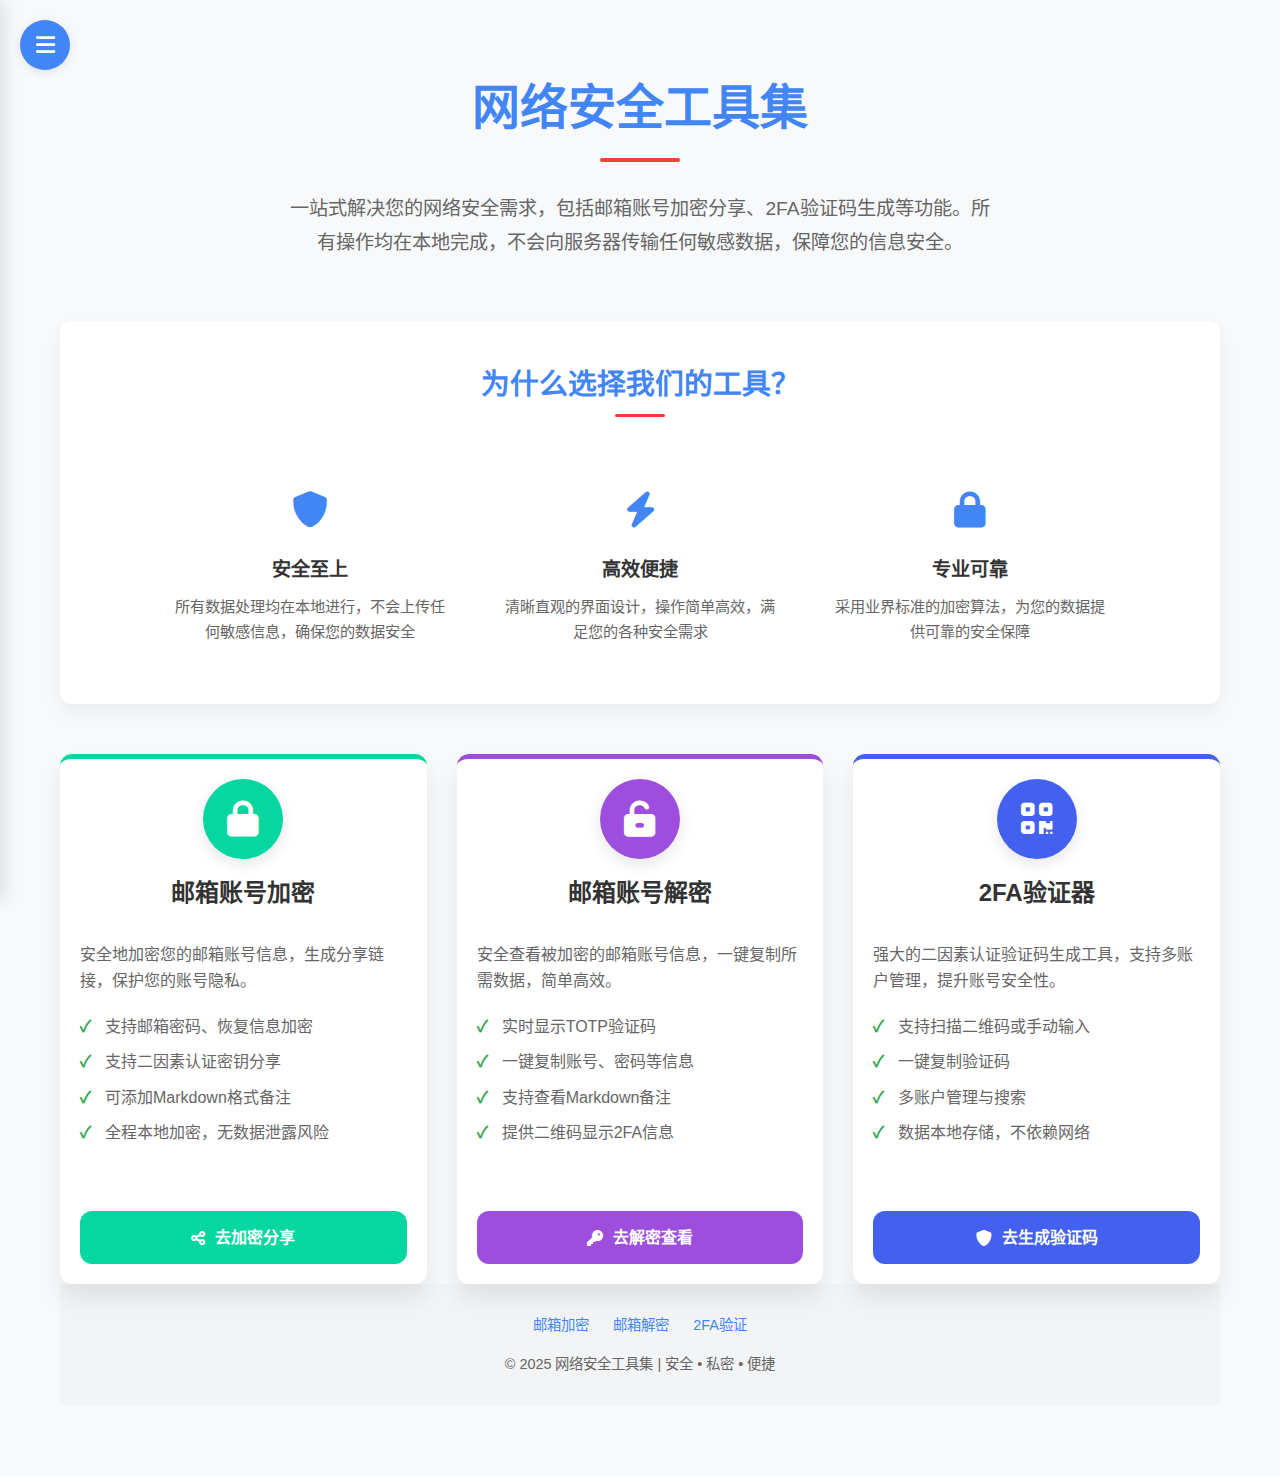
<file: index.html>
<!DOCTYPE html>
<html lang="zh-CN">
<head>
  <meta charset="UTF-8">
  <meta name="viewport" content="width=device-width, initial-scale=1.0">
  <title>网络安全工具集</title>
  <link rel="stylesheet" href="https://cdnjs.cloudflare.com/ajax/libs/font-awesome/6.0.0/css/all.min.css">
  <style>
    :root {
      --primary-color: #4285F4; /* Google蓝 */
      --primary-dark: #3367d6; /* 深蓝色，用于悬停状态 */
      --secondary-color: #34A853; /* Google绿 */
      --accent-color: #EA4335; /* Google红 */
      --warning-color: #FBBC05; /* Google黄 */
      --card-blue: #4361ee; /* 2FA蓝 */
      --card-green: #06d6a0; /* 加密绿 */
      --card-purple: #9d4edd; /* 解密紫 */
      --background-color: #f8f9fa;
      --card-bg: #ffffff;
      --text-color: #333333;
      --text-light: #666666;
      --border-radius: 12px;
      --shadow: 0 10px 20px rgba(0, 0, 0, 0.05);
      --card-shadow: 0 15px 25px rgba(0, 0, 0, 0.08);
      --transition: all 0.3s ease;
    }

    * {
      margin: 0;
      padding: 0;
      box-sizing: border-box;
      font-family: 'Segoe UI', 'PingFang SC', 'Microsoft YaHei', sans-serif;
    }

    body {
      background: var(--background-color);
      color: var(--text-color);
      line-height: 1.6;
      min-height: 100vh;
      display: flex;
      flex-direction: column;
    }

    .container {
      max-width: 1200px;
      margin: 50px auto;
      padding: 20px;
      width: 100%;
    }

    header {
      text-align: center;
      margin-bottom: 60px;
    }

    h1 {
      font-size: 3rem;
      font-weight: 700;
      color: var(--primary-color);
      margin-bottom: 15px;
      position: relative;
      display: inline-block;
    }

    h1::after {
      content: '';
      position: absolute;
      bottom: -15px;
      left: 50%;
      transform: translateX(-50%);
      width: 80px;
      height: 4px;
      background: var(--accent-color);
      border-radius: 2px;
    }

    .subtitle {
      color: var(--text-light);
      margin: 30px auto;
      font-size: 1.2rem;
      max-width: 700px;
      line-height: 1.8;
    }

    /* 工具卡片容器 */
    .tools-container {
      display: grid;
      grid-template-columns: repeat(auto-fit, minmax(300px, 1fr));
      gap: 30px;
      margin-top: 20px;
    }

    .tool-card {
      background: var(--card-bg);
      border-radius: var(--border-radius);
      box-shadow: var(--card-shadow);
      overflow: hidden;
      transition: var(--transition);
      position: relative;
      display: flex;
      flex-direction: column;
      height: 100%;
      border-top: 5px solid var(--primary-color);
    }

    .tool-card:hover {
      transform: translateY(-10px);
      box-shadow: 0 20px 30px rgba(0, 0, 0, 0.1);
    }

    .tool-card-encrypt {
      border-top-color: var(--card-green);
    }

    .tool-card-decrypt {
      border-top-color: var(--card-purple);
    }

    .tool-card-2fa {
      border-top-color: var(--card-blue);
    }

    .tool-card-header {
      padding: 20px;
      background: linear-gradient(135deg, rgba(255, 255, 255, 0.5), rgba(255, 255, 255, 0));
      text-align: center;
    }

    .tool-card-icon {
      width: 80px;
      height: 80px;
      margin: 0 auto 15px;
      background: var(--primary-color);
      color: white;
      border-radius: 50%;
      display: flex;
      align-items: center;
      justify-content: center;
      font-size: 36px;
      box-shadow: 0 5px 15px rgba(0, 0, 0, 0.1);
    }

    .tool-card-encrypt .tool-card-icon {
      background: var(--card-green);
    }

    .tool-card-decrypt .tool-card-icon {
      background: var(--card-purple);
    }

    .tool-card-2fa .tool-card-icon {
      background: var(--card-blue);
    }

    .tool-card-title {
      font-size: 1.5rem;
      font-weight: 700;
      color: var(--text-color);
      margin-bottom: 10px;
    }

    .tool-card-body {
      padding: 0 20px 20px;
      flex-grow: 1;
    }

    .tool-card-description {
      color: var(--text-light);
      margin-bottom: 20px;
      line-height: 1.6;
    }

    .feature-list {
      list-style-type: none;
      margin-top: 15px;
      margin-bottom: 25px;
    }

    .feature-list li {
      position: relative;
      padding-left: 25px;
      margin-bottom: 10px;
      color: var(--text-light);
    }

    .feature-list li:before {
      content: '✓';
      position: absolute;
      left: 0;
      color: var(--secondary-color);
      font-weight: bold;
    }

    .tool-card-footer {
      padding: 20px;
      text-align: center;
      margin-top: auto;
    }

    .btn {
      padding: 14px 25px;
      background: var(--primary-color);
      color: white;
      border: none;
      border-radius: var(--border-radius);
      cursor: pointer;
      font-size: 16px;
      font-weight: 600;
      transition: var(--transition);
      display: inline-flex;
      align-items: center;
      justify-content: center;
      gap: 10px;
      text-decoration: none;
      width: 100%;
    }

    .btn:hover {
      background: var(--primary-dark);
      transform: translateY(-2px);
    }

    .btn-encrypt {
      background: var(--card-green);
    }

    .btn-encrypt:hover {
      background: #05a57c;
    }

    .btn-decrypt {
      background: var(--card-purple);
    }

    .btn-decrypt:hover {
      background: #8a29cc;
    }

    .btn-2fa {
      background: var(--card-blue);
    }

    .btn-2fa:hover {
      background: #2541e0;
    }

    /* 介绍部分 */
    .intro-section {
      background: var(--card-bg);
      padding: 40px 30px;
      border-radius: var(--border-radius);
      box-shadow: var(--shadow);
      margin-bottom: 50px;
      text-align: center;
    }

    .intro-title {
      font-size: 1.8rem;
      color: var(--primary-color);
      margin-bottom: 25px;
      position: relative;
      display: inline-block;
    }

    .intro-title::after {
      content: '';
      position: absolute;
      bottom: -10px;
      left: 50%;
      transform: translateX(-50%);
      width: 50px;
      height: 3px;
      background: var(--accent-color);
      border-radius: 2px;
    }

    .intro-features {
      display: flex;
      flex-wrap: wrap;
      justify-content: center;
      gap: 30px;
      margin-top: 30px;
    }

    .feature-item {
      flex: 1;
      min-width: 220px;
      max-width: 300px;
      text-align: center;
      padding: 20px 15px;
    }

    .feature-icon {
      font-size: 36px;
      color: var(--primary-color);
      margin-bottom: 15px;
    }

    .feature-title {
      font-size: 1.2rem;
      font-weight: 600;
      margin-bottom: 10px;
    }

    .feature-description {
      color: var(--text-light);
      font-size: 0.95rem;
      line-height: 1.6;
    }

    footer {
      text-align: center;
      margin-top: auto;
      padding: 30px 20px;
      color: var(--text-light);
      background-color: rgba(0, 0, 0, 0.02);
      font-size: 0.9rem;
    }

    .footer-links {
      margin-bottom: 15px;
    }

    .footer-links a {
      color: var(--primary-color);
      text-decoration: none;
      margin: 0 10px;
      transition: var(--transition);
    }

    .footer-links a:hover {
      color: var(--accent-color);
      text-decoration: underline;
    }

    /* 响应式调整 */
    @media (max-width: 768px) {
      .container {
        padding: 15px;
        margin: 20px auto;
      }

      h1 {
        font-size: 2.2rem;
      }

      .tools-container {
        grid-template-columns: 1fr;
      }

      .intro-features {
        flex-direction: column;
        align-items: center;
      }

      .feature-item {
        max-width: 100%;
      }
    }

    /* 暗色模式 */
    @media (prefers-color-scheme: dark) {
      :root {
        --background-color: #121212;
        --card-bg: #1e1e1e;
        --text-color: #e0e0e0;
        --text-light: #a0a0a0;
        --shadow: 0 10px 20px rgba(0, 0, 0, 0.2);
        --card-shadow: 0 15px 25px rgba(0, 0, 0, 0.15);
      }
    }
    
    /* 侧边菜单样式 */
    .sidebar {
      position: fixed;
      top: 0;
      left: 0;
      height: 100%;
      width: 300px;
      background: var(--primary-color);
      color: white;
      padding: 30px 20px;
      transform: translateX(-100%);
      transition: transform 0.4s cubic-bezier(0.4, 0, 0.2, 1);
      overflow-y: auto;
      z-index: 1000;
      box-shadow: 5px 0 15px rgba(0,0,0,0.1);
    }

    .sidebar.open {
      transform: translateX(0);
    }

    .sidebar-toggle {
      position: fixed;
      top: 20px;
      left: 20px;
      background: var(--primary-color);
      color: white;
      border: none;
      border-radius: 50%;
      width: 50px;
      height: 50px;
      font-size: 22px;
      cursor: pointer;
      z-index: 1001;
      box-shadow: 0 2px 10px rgba(0,0,0,0.1);
      display: flex;
      align-items: center;
      justify-content: center;
      transition: var(--transition);
    }

    .sidebar-toggle:hover {
      background: var(--primary-dark);
      transform: rotate(90deg);
    }
    
    .sidebar-header {
      margin-bottom: 20px;
      padding-bottom: 15px;
      border-bottom: 1px solid rgba(255,255,255,0.2);
    }
    
    .sidebar-title {
      font-size: 24px;
      margin-bottom: 10px;
    }
    
    .sidebar-search {
      position: relative;
      margin-bottom: 20px;
    }
    
    .sidebar-search input {
      width: 100%;
      padding: 10px 15px 10px 40px;
      background: rgba(255,255,255,0.1);
      border: 1px solid rgba(255,255,255,0.2);
      border-radius: var(--border-radius);
      color: white;
      font-size: 16px;
    }
    
    .sidebar-search input::placeholder {
      color: rgba(255,255,255,0.6);
    }
    
    .sidebar-search i {
      position: absolute;
      left: 15px;
      top: 50%;
      transform: translateY(-50%);
      color: rgba(255,255,255,0.6);
    }
    
    /* 标签页相关样式 */
    .tabs-container {
      position: fixed;
      top: 0;
      left: 0;
      right: 0;
      bottom: 0;
      margin: 0;
      padding-top: 10px;
      display: none; /* 初始隐藏，有标签时显示 */
      width: 100% !important;
      box-sizing: border-box;
      overflow: hidden; /* 防止溢出 */
      transition: left 0.4s cubic-bezier(0.4, 0, 0.2, 1); /* 添加过渡效果 */
      z-index: 900; /* 比侧边栏低 */
      background-color: var(--background-color);
    }
    
    .tabs-header {
      display: flex;
      border-bottom: 1px solid #e0e0e0;
      overflow-x: auto;
      scrollbar-width: thin;
      position: relative;
      padding-bottom: 1px;
    }
    
    .tabs-header::-webkit-scrollbar {
      height: 6px;
    }
    
    .tabs-header::-webkit-scrollbar-thumb {
      background-color: var(--primary-color);
      border-radius: 10px;
    }
    
    .tab-item {
      padding: 12px 20px;
      white-space: nowrap;
      cursor: pointer;
      background: transparent;
      position: relative;
      transition: var(--transition);
      user-select: none;
      display: flex;
      align-items: center;
      gap: 8px;
      color: var(--text-light);
      border-bottom: 3px solid transparent;
      max-width: 250px;
    }
    
    .tab-item.active {
      color: var(--primary-color);
      border-bottom-color: var(--primary-color);
      font-weight: 600;
    }
    
    .tab-item:hover:not(.active) {
      background-color: rgba(0, 0, 0, 0.02);
    }
    
    .tab-close {
      margin-left: 8px;
      width: 18px;
      height: 18px;
      border-radius: 50%;
      display: inline-flex;
      align-items: center;
      justify-content: center;
      font-size: 12px;
      opacity: 0.6;
      transition: var(--transition);
    }
    
    .tab-close:hover {
      background-color: rgba(0, 0, 0, 0.1);
      opacity: 1;
    }
    
    .tab-icon {
      font-size: 16px;
    }
    
    .tab-title {
      overflow: hidden;
      text-overflow: ellipsis;
      max-width: 180px;
    }
    
    .tabs-content {
      margin-top: 20px;
      width: 100% !important;
      padding: 0 !important; /* 移除可能的内边距 */
      box-sizing: border-box;
    }
    
    .tab-panel {
      display: none;
      height: calc(100vh - 280px);
      min-height: 500px;
      width: 100% !important;
      padding: 0 !important; /* 移除内边距 */
      margin: 0 !important; /* 移除外边距 */
      box-sizing: border-box;
      overflow: auto; /* 允许内容溢出时显示滚动条 */
      position: relative; /* 为iframe提供定位上下文 */
    }
    
    .tab-panel.active {
      display: block;
      width: 100% !important;
      max-width: 100% !important; /* 确保不超过容器宽度 */
    }
    
    .tab-panel iframe {
      width: 100% !important;
      height: 100%;
      border: none !important;
      margin: 0 !important; /* 移除可能的边距 */
      padding: 0 !important; /* 移除可能的内边距 */
      display: block !important; /* 确保iframe是块级元素 */
      box-sizing: border-box;
      border-radius: 0 !important; /* 移除边框圆角 */
      box-shadow: none !important; /* 移除阴影 */
      position: relative !important; /* 使用相对定位 */
      overflow: auto !important; /* 允许iframe内容滚动 */
    }
    
    .home-panel {
      display: block;
      width: 100%;
    }
    
    /* 工具容器在有标签页时样式调整 */
    .has-tabs .home-content {
      display: none;
    }
    
    .has-tabs .tabs-container {
      display: block;
      width: 100%;
    }
    
    /* 标签内容容器宽度调整 */
    .container.has-tabs {
      width: 100% !important;
      max-width: 100% !important;
      padding: 0 !important; /* 移除内边距确保内容填满 */
      margin: 0 !important;
    }
    
    /* 修复iframe容器 */
    .tab-panel {
      position: relative !important;
    }
    
    .category {
      margin-bottom: 25px;
    }
    
    .category-title {
      font-size: 18px;
      font-weight: 600;
      margin-bottom: 15px;
      display: flex;
      align-items: center;
      gap: 8px;
    }
    
    /* 返回首页按钮 */
    .home-button {
      margin-bottom: 20px;
      padding: 10px 15px;
      background: rgba(255,255,255,0.1);
      color: white;
      border: none;
      border-radius: var(--border-radius);
      cursor: pointer;
      display: flex;
      align-items: center;
      gap: 8px;
      width: 100%;
      transition: var(--transition);
      font-weight: 600;
    }
    
    .home-button:hover {
      background: rgba(255,255,255,0.2);
    }
    
    .tool-list {
      list-style: none;
    }
    
    .tool-item {
      padding: 10px 10px 10px 20px;
      margin-bottom: 5px;
      border-radius: var(--border-radius);
      transition: var(--transition);
      position: relative;
    }
    
    .tool-item:before {
      content: '';
      position: absolute;
      left: 0;
      top: 50%;
      transform: translateY(-50%);
      width: 4px;
      height: 0;
      background: white;
      border-radius: 2px;
      transition: height 0.3s;
    }
    
    .tool-item:hover {
      background: rgba(255,255,255,0.1);
    }
    
    .tool-item:hover:before {
      height: 60%;
    }
    
    .tool-item a {
      color: white;
      text-decoration: none;
      display: flex;
      align-items: center;
      gap: 10px;
    }
    
    .tool-item i {
      min-width: 20px;
      text-align: center;
    }
    
    .tool-item-hidden {
      display: none;
    }
    
    /* 给容器添加左侧边距，避免被侧边栏覆盖 */
    @media (min-width: 769px) {
      .container {
        transition: margin-left 0.4s cubic-bezier(0.4, 0, 0.2, 1);
      }
      
      .container.sidebar-open {
        margin-left: 300px;
      }
      
      /* 标签页容器与侧边栏配合 */
      .container.sidebar-open .tabs-container {
        margin-left: 0px; /* 因为container已经有了margin，这里不需要再加 */
      }
      
      /* 当侧边栏关闭时，确保标签回到原位 */
      .container .tabs-container {
        margin-left: 0;
      }
    }
  </style>
</head>
<body>
  <!-- 侧边菜单 -->
  <button class="sidebar-toggle" id="sidebarToggle">
    <i class="fas fa-bars"></i>
  </button>
  
  <div class="sidebar" id="sidebar">
    <div class="sidebar-header">
      <div class="sidebar-title">工具导航</div>
      <div class="sidebar-search">
        <i class="fas fa-search"></i>
        <input type="text" id="toolSearch" placeholder="搜索工具..." oninput="filterTools()">
      </div>
    </div>
    
    <button class="home-button" id="homeButton">
      <i class="fas fa-home"></i> 返回首页
    </button>
    
    <div class="category">
      <div class="category-title">
        <i class="fas fa-lock"></i> 加密工具
      </div>
      <ul class="tool-list">
        <li class="tool-item" data-name="邮箱账号加密 加密 分享" data-url="email-share/encrypt.html" data-icon="share-alt">
          <a href="javascript:void(0);">
            <i class="fas fa-share-alt"></i> 邮箱账号加密
          </a>
        </li>
        <!-- 可添加更多加密工具 -->
      </ul>
    </div>
    
    <div class="category">
      <div class="category-title">
        <i class="fas fa-unlock-alt"></i> 解密工具
      </div>
      <ul class="tool-list">
        <li class="tool-item" data-name="邮箱账号解密 解密 查看" data-url="email-share/decrypt.html" data-icon="key">
          <a href="javascript:void(0);">
            <i class="fas fa-key"></i> 邮箱账号解密
          </a>
        </li>
        <!-- 可添加更多解密工具 -->
      </ul>
    </div>
    
    <div class="category">
      <div class="category-title">
        <i class="fas fa-shield-alt"></i> 验证工具
      </div>
      <ul class="tool-list">
        <li class="tool-item" data-name="2FA 二因素认证 验证码 TOTP" data-url="2fa.html" data-icon="qrcode">
          <a href="javascript:void(0);">
            <i class="fas fa-qrcode"></i> 2FA验证器
          </a>
        </li>
        <!-- 可添加更多验证工具 -->
      </ul>
    </div>
  </div>
  <div class="container" id="mainContainer">
    <!-- 标签页容器 -->
    <div class="tabs-container" id="tabsContainer">
      <div class="tabs-header" id="tabsHeader">
        <!-- 标签页标题区域 - 由JS动态生成 -->
      </div>
      <div class="tabs-content" id="tabsContent">
        <!-- 标签页内容区域 - 由JS动态生成 -->
      </div>
    </div>
    
    <!-- 首页内容 -->
    <div class="home-content" id="homeContent">
    <header id="homeHeader">
      <h1>网络安全工具集</h1>
      <p class="subtitle">一站式解决您的网络安全需求，包括邮箱账号加密分享、2FA验证码生成等功能。所有操作均在本地完成，不会向服务器传输任何敏感数据，保障您的信息安全。</p>
    </header>

    <div class="intro-section">
      <h2 class="intro-title">为什么选择我们的工具？</h2>
      <div class="intro-features">
        <div class="feature-item">
          <div class="feature-icon">
            <i class="fas fa-shield-alt"></i>
          </div>
          <h3 class="feature-title">安全至上</h3>
          <p class="feature-description">所有数据处理均在本地进行，不会上传任何敏感信息，确保您的数据安全</p>
        </div>
        <div class="feature-item">
          <div class="feature-icon">
            <i class="fas fa-bolt"></i>
          </div>
          <h3 class="feature-title">高效便捷</h3>
          <p class="feature-description">清晰直观的界面设计，操作简单高效，满足您的各种安全需求</p>
        </div>
        <div class="feature-item">
          <div class="feature-icon">
            <i class="fas fa-lock"></i>
          </div>
          <h3 class="feature-title">专业可靠</h3>
          <p class="feature-description">采用业界标准的加密算法，为您的数据提供可靠的安全保障</p>
        </div>
      </div>
    </div>

    <div class="tools-container">
      <!-- 邮箱账号加密工具卡片 -->
      <div class="tool-card tool-card-encrypt">
        <div class="tool-card-header">
          <div class="tool-card-icon">
            <i class="fas fa-lock"></i>
          </div>
          <h2 class="tool-card-title">邮箱账号加密</h2>
        </div>
        <div class="tool-card-body">
          <p class="tool-card-description">安全地加密您的邮箱账号信息，生成分享链接，保护您的账号隐私。</p>
          <ul class="feature-list">
            <li>支持邮箱密码、恢复信息加密</li>
            <li>支持二因素认证密钥分享</li>
            <li>可添加Markdown格式备注</li>
            <li>全程本地加密，无数据泄露风险</li>
          </ul>
        </div>
        <div class="tool-card-footer">
          <a href="email-share/encrypt.html" class="btn btn-encrypt">
            <i class="fas fa-share-alt"></i> 去加密分享
          </a>
        </div>
      </div>

      <!-- 邮箱账号解密工具卡片 -->
      <div class="tool-card tool-card-decrypt">
        <div class="tool-card-header">
          <div class="tool-card-icon">
            <i class="fas fa-unlock-alt"></i>
          </div>
          <h2 class="tool-card-title">邮箱账号解密</h2>
        </div>
        <div class="tool-card-body">
          <p class="tool-card-description">安全查看被加密的邮箱账号信息，一键复制所需数据，简单高效。</p>
          <ul class="feature-list">
            <li>实时显示TOTP验证码</li>
            <li>一键复制账号、密码等信息</li>
            <li>支持查看Markdown备注</li>
            <li>提供二维码显示2FA信息</li>
          </ul>
        </div>
        <div class="tool-card-footer">
          <a href="email-share/decrypt.html" class="btn btn-decrypt">
            <i class="fas fa-key"></i> 去解密查看
          </a>
        </div>
      </div>

      <!-- 2FA验证器工具卡片 -->
      <div class="tool-card tool-card-2fa">
        <div class="tool-card-header">
          <div class="tool-card-icon">
            <i class="fas fa-qrcode"></i>
          </div>
          <h2 class="tool-card-title">2FA验证器</h2>
        </div>
        <div class="tool-card-body">
          <p class="tool-card-description">强大的二因素认证验证码生成工具，支持多账户管理，提升账号安全性。</p>
          <ul class="feature-list">
            <li>支持扫描二维码或手动输入</li>
            <li>一键复制验证码</li>
            <li>多账户管理与搜索</li>
            <li>数据本地存储，不依赖网络</li>
          </ul>
        </div>
        <div class="tool-card-footer">
          <a href="2fa.html" class="btn btn-2fa">
            <i class="fas fa-shield-alt"></i> 去生成验证码
          </a>
        </div>
      </div>
    </div>
  </div>

  <footer>
    <div class="footer-links">
      <a href="email-share/encrypt.html">邮箱加密</a>
      <a href="email-share/decrypt.html">邮箱解密</a>
      <a href="2fa.html">2FA验证</a>
    </div>
    <p>&copy; 2025 网络安全工具集 | 安全 • 私密 • 便捷</p>
  </footer>
  
  <script>
    // 全局变量
    const mainContainer = document.getElementById('mainContainer');
    const sidebar = document.getElementById('sidebar');
    const sidebarToggle = document.getElementById('sidebarToggle');
    const homeContent = document.getElementById('homeContent');
    const tabsContainer = document.getElementById('tabsContainer');
    const tabsHeader = document.getElementById('tabsHeader');
    const tabsContent = document.getElementById('tabsContent');
    const homeButton = document.getElementById('homeButton');
    
    // 追踪打开的标签页
    let tabCounter = 0;
    let activeTabs = [];
    let currentActiveTab = null;
    
    // 初始化
    function init() {
      // 侧边栏切换
      sidebarToggle.addEventListener('click', () => {
        const isOpen = sidebar.classList.contains('open');
        sidebar.classList.toggle('open');
        mainContainer.classList.toggle('sidebar-open');
        sidebarToggle.classList.toggle('active');
        
        // 如果有标签页打开，直接调整标签容器位置
        if (mainContainer.classList.contains('has-tabs')) {
          if (sidebar.classList.contains('open')) {
            // 侧边栏打开，将标签容器向右移动
            tabsContainer.style.left = '300px';
          } else {
            // 侧边栏关闭，标签容器恢复原位
            tabsContainer.style.left = '0';
          }
        }
      });
      
      // 返回首页按钮点击事件
      homeButton.addEventListener('click', showHome);
      
      // 设置工具项点击事件
      document.querySelectorAll('.tool-item').forEach(item => {
        item.addEventListener('click', (e) => {
          e.preventDefault();
          const url = item.getAttribute('data-url');
          const title = item.querySelector('a').innerText.trim();
          const icon = item.getAttribute('data-icon') || 'link';
          openToolInTab(url, title, icon);
          
          // 如果在移动设备上，点击后关闭侧边栏
          if (window.innerWidth < 768) {
            sidebar.classList.remove('open');
            mainContainer.classList.remove('sidebar-open');
          }
        });
      });
    }
    
    // 显示首页内容
    function showHome() {
      homeContent.style.display = 'block';
      tabsContainer.style.display = 'none';
      mainContainer.classList.remove('has-tabs');
      currentActiveTab = null;
      
      // 关闭侧边栏（在移动设备上）
      if (window.innerWidth < 768) {
        sidebar.classList.remove('open');
        mainContainer.classList.remove('sidebar-open');
      }
    }
    
    // 在标签页中打开工具
    function openToolInTab(url, title, iconName) {
      // 检查是否已存在相同URL的标签
      const existingTabIndex = activeTabs.findIndex(tab => tab.url === url);
      
      if (existingTabIndex !== -1) {
        // 如果标签已存在，激活它
        activateTab(existingTabIndex);
      } else {
        // 创建新标签
        const tabId = `tab-${tabCounter++}`;
        const tabData = { id: tabId, url, title, iconName };
        
        // 添加标签头
        const tabHeader = document.createElement('div');
        tabHeader.className = 'tab-item';
        tabHeader.setAttribute('data-tab-id', tabId);
        tabHeader.innerHTML = `
          <span class="tab-icon"><i class="fas fa-${iconName}"></i></span>
          <span class="tab-title">${title}</span>
          <span class="tab-close"><i class="fas fa-times"></i></span>
        `;
        tabsHeader.appendChild(tabHeader);
        
        // 添加标签内容
        const tabPanel = document.createElement('div');
        tabPanel.className = 'tab-panel';
        tabPanel.id = tabId;
        tabPanel.innerHTML = `<iframe src="${url}" loading="lazy"></iframe>`;
        tabsContent.appendChild(tabPanel);
        
        // 存储标签数据
        activeTabs.push(tabData);
        
        // 绑定事件
        tabHeader.addEventListener('click', (e) => {
          if (e.target.closest('.tab-close')) {
            // 点击了关闭按钮
            e.stopPropagation();
            closeTab(activeTabs.findIndex(tab => tab.id === tabId));
          } else {
            // 点击了标签项
            activateTab(activeTabs.findIndex(tab => tab.id === tabId));
          }
        });
        
        // 激活新标签
        activateTab(activeTabs.length - 1);
      }
      
      // 显示标签容器，隐藏首页内容
      homeContent.style.display = 'none';
      tabsContainer.style.display = 'block';
      mainContainer.classList.add('has-tabs');
      
      // 根据侧边栏状态调整标签容器位置
      if (sidebar.classList.contains('open')) {
        tabsContainer.style.left = '300px';
      } else {
        tabsContainer.style.left = '0';
      }
      
      // 在移动设备上，打开标签页时自动关闭侧边栏以避免遮挡
      if (window.innerWidth < 768 && sidebar.classList.contains('open')) {
        sidebar.classList.remove('open');
        mainContainer.classList.remove('sidebar-open');
        sidebarToggle.classList.remove('active');
        tabsContainer.style.left = '0';
      }
    }
    
    // 激活特定标签
    function activateTab(index) {
      if (index < 0 || index >= activeTabs.length) return;
      
      // 清除所有活动标签样式
      document.querySelectorAll('.tab-item').forEach(tab => {
        tab.classList.remove('active');
      });
      document.querySelectorAll('.tab-panel').forEach(panel => {
        panel.classList.remove('active');
      });
      
      // 设置活动标签
      const tabData = activeTabs[index];
      const tabHeader = document.querySelector(`.tab-item[data-tab-id="${tabData.id}"]`);
      const tabPanel = document.getElementById(tabData.id);
      
      tabHeader.classList.add('active');
      tabPanel.classList.add('active');
      currentActiveTab = index;
      
      // 确保标签头在可视区域内
      tabHeader.scrollIntoView({ behavior: 'smooth', block: 'nearest', inline: 'nearest' });
    }
    
    // 关闭标签
    function closeTab(index) {
      if (index < 0 || index >= activeTabs.length) return;
      
      const tabData = activeTabs[index];
      const tabHeader = document.querySelector(`.tab-item[data-tab-id="${tabData.id}"]`);
      const tabPanel = document.getElementById(tabData.id);
      
      // 移除DOM元素
      tabHeader.remove();
      tabPanel.remove();
      
      // 从活动标签列表中移除
      activeTabs.splice(index, 1);
      
      // 如果没有标签了，显示首页
      if (activeTabs.length === 0) {
        showHome();
        return;
      }
      
      // 如果关闭的是当前活动标签，激活最近的标签
      if (currentActiveTab === index) {
        const newIndex = index < activeTabs.length ? index : activeTabs.length - 1;
        activateTab(newIndex);
      } else if (currentActiveTab > index) {
        // 调整当前标签索引
        currentActiveTab--;
      }
    }
    
    // 工具搜索过滤功能
    function filterTools() {
      const searchInput = document.getElementById('toolSearch');
      const filter = searchInput.value.toLowerCase();
      const toolItems = document.querySelectorAll('.tool-item');
      
      let hasResults = false;
      
      toolItems.forEach(item => {
        const text = item.getAttribute('data-name').toLowerCase();
        if (text.includes(filter)) {
          item.classList.remove('tool-item-hidden');
          hasResults = true;
        } else {
          item.classList.add('tool-item-hidden');
        }
      });
      
      // 显示或隐藏类别标题
      document.querySelectorAll('.category').forEach(category => {
        const visibleItems = category.querySelectorAll('.tool-item:not(.tool-item-hidden)');
        if (visibleItems.length > 0) {
          category.style.display = 'block';
        } else {
          category.style.display = 'none';
        }
      });
    }
    
    // 点击页面其他区域关闭侧边栏
    document.addEventListener('click', (event) => {
      if (!sidebar.contains(event.target) && 
          event.target !== sidebarToggle && 
          !sidebarToggle.contains(event.target) && 
          sidebar.classList.contains('open')) {
        sidebar.classList.remove('open');
        mainContainer.classList.remove('sidebar-open');
      }
    });
    
    // 初始化应用
    document.addEventListener('DOMContentLoaded', init);
  </script>
</body>
</html>
</file>
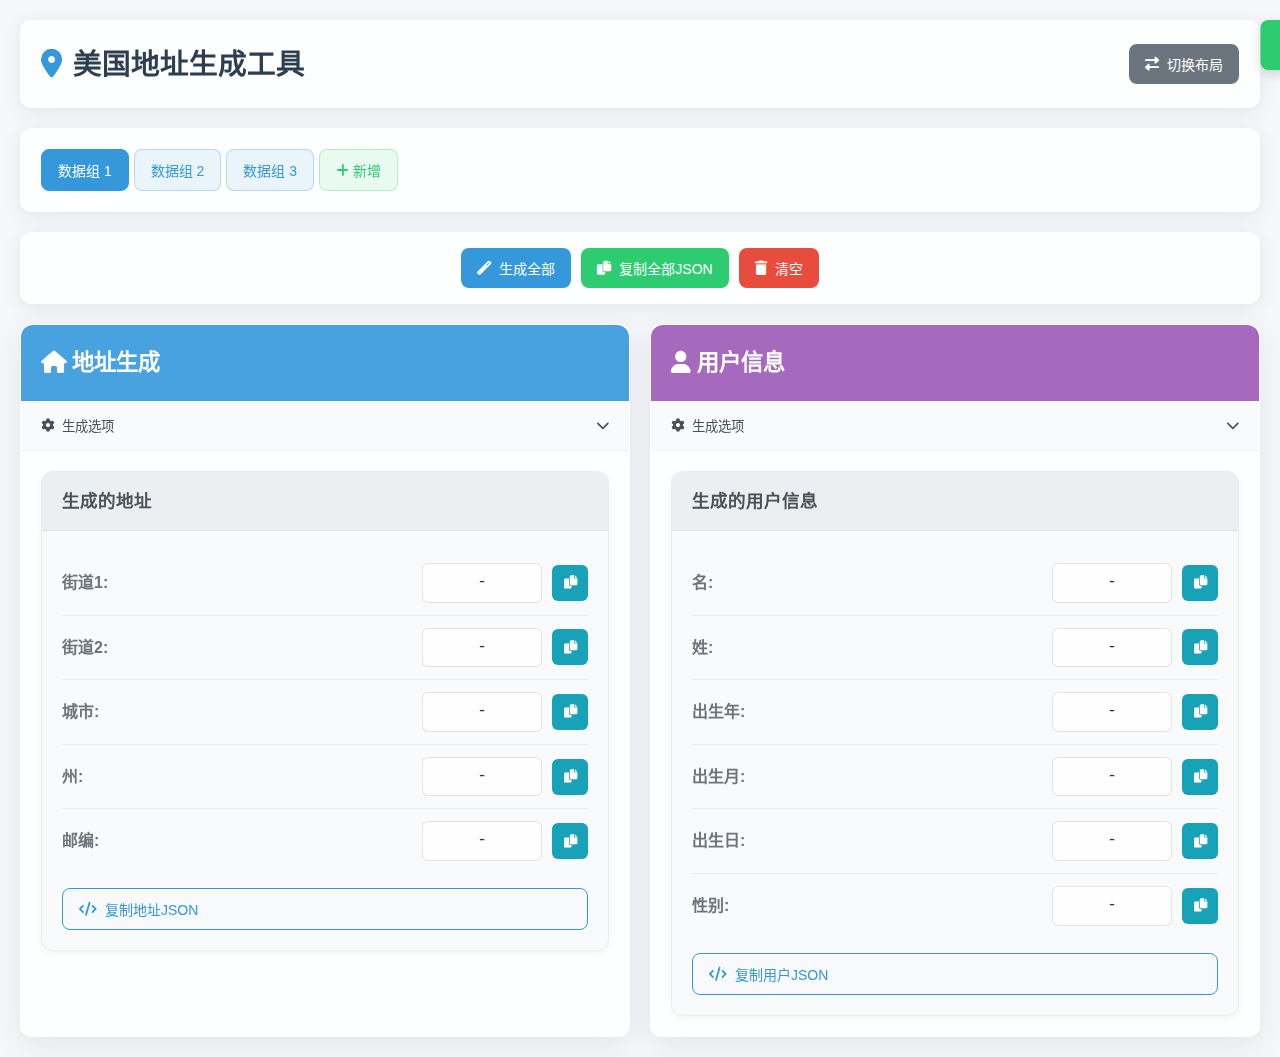
<file: us-mock/index.html>
<!DOCTYPE html>
<html lang="zh-CN">
<head>
    <meta charset="UTF-8">
    <meta name="viewport" content="width=device-width, initial-scale=1.0">
    <title>美国地址生成工具</title>
    <link rel="stylesheet" href="styles.css">
    <link href="https://cdnjs.cloudflare.com/ajax/libs/font-awesome/6.0.0/css/all.min.css" rel="stylesheet">
</head>
<body>
    <div class="app-container" id="appContainer">
        <!-- 顶部工具栏 -->
        <header class="toolbar">
            <h1><i class="fas fa-map-marker-alt"></i> 美国地址生成工具</h1>
            <div class="toolbar-buttons">
                <button class="btn btn-secondary" id="layoutToggle">
                    <i class="fas fa-exchange-alt"></i> 切换布局
                </button>
            </div>
        </header>

        <!-- Tab 导航 -->
        <div class="tab-container">
            <div class="tab-nav">
                <button class="tab-btn active" data-tab="tab1">数据组 1</button>
                <button class="tab-btn" data-tab="tab2">数据组 2</button>
                <button class="tab-btn" data-tab="tab3">数据组 3</button>
                <button class="tab-btn add-tab" id="addTab">
                    <i class="fas fa-plus"></i> 新增
                </button>
            </div>
        </div>

        <!-- Tab 内容区域 -->
        <div class="tab-content" id="tabContent">
            <!-- Tab 1 内容 -->
            <div class="tab-panel active" id="tab1">
                <!-- Tab内操作按钮 -->
                <div class="tab-actions">
                    <button class="btn btn-primary" id="generateAll-tab1">
                        <i class="fas fa-magic"></i> 生成全部
                    </button>
                    <button class="btn btn-success" id="copyAll-tab1">
                        <i class="fas fa-copy"></i> 复制全部JSON
                    </button>
                    <button class="btn btn-danger" id="clearAll-tab1">
                        <i class="fas fa-trash"></i> 清空
                    </button>
                </div>

                <main class="main-content horizontal" id="mainContent-tab1">
                    <!-- 地址生成面板 -->
                    <div class="panel address-panel">
                        <div class="panel-header">
                            <h2><i class="fas fa-home"></i> 地址生成</h2>
                        </div>

                        <!-- 折叠控制面板 -->
                        <div class="collapsible-section">
                            <button class="collapsible-header" data-target="address-controls-tab1">
                                <span><i class="fas fa-cog"></i> 生成选项</span>
                                <i class="fas fa-chevron-down"></i>
                            </button>
                            <div class="collapsible-content" id="address-controls-tab1">
                                <div class="form-group">
                                    <label for="stateSelect-tab1">选择州 (可选):</label>
                                    <select id="stateSelect-tab1" class="form-select">
                                        <option value="">随机选择...</option>
                                    </select>
                                </div>
                                <div class="form-group">
                                    <label for="citySelect-tab1">选择城市 (可选):</label>
                                    <select id="citySelect-tab1" class="form-select">
                                        <option value="">随机选择...</option>
                                    </select>
                                </div>
                                <button class="btn btn-primary btn-generate" id="generateAddress-tab1">
                                    <i class="fas fa-dice"></i> 生成地址
                                </button>
                            </div>
                        </div>

                        <div class="panel-content">
                            <div class="info-card" id="addressCard-tab1">
                                <div class="card-header">
                                    <h3>生成的地址</h3>
                                </div>
                                <div class="card-body">
                                    <div class="info-item">
                                        <label>街道1:</label>
                                        <div class="value-container">
                                            <span class="value" id="street1-tab1">-</span>
                                            <button class="copy-btn" data-field="street1" data-tab="tab1" title="复制">
                                                <i class="fas fa-copy"></i>
                                            </button>
                                        </div>
                                    </div>
                                    <div class="info-item">
                                        <label>街道2:</label>
                                        <div class="value-container">
                                            <span class="value" id="street2-tab1">-</span>
                                            <button class="copy-btn" data-field="street2" data-tab="tab1" title="复制">
                                                <i class="fas fa-copy"></i>
                                            </button>
                                        </div>
                                    </div>
                                    <div class="info-item">
                                        <label>城市:</label>
                                        <div class="value-container">
                                            <span class="value" id="city-tab1">-</span>
                                            <button class="copy-btn" data-field="city" data-tab="tab1" title="复制">
                                                <i class="fas fa-copy"></i>
                                            </button>
                                        </div>
                                    </div>
                                    <div class="info-item">
                                        <label>州:</label>
                                        <div class="value-container">
                                            <span class="value" id="state-tab1">-</span>
                                            <button class="copy-btn" data-field="state" data-tab="tab1" title="复制">
                                                <i class="fas fa-copy"></i>
                                            </button>
                                        </div>
                                    </div>
                                    <div class="info-item">
                                        <label>邮编:</label>
                                        <div class="value-container">
                                            <span class="value" id="zipCode-tab1">-</span>
                                            <button class="copy-btn" data-field="zipCode" data-tab="tab1" title="复制">
                                                <i class="fas fa-copy"></i>
                                            </button>
                                        </div>
                                    </div>
                                    <button class="btn btn-outline btn-json" id="copyAddressJson-tab1">
                                        <i class="fas fa-code"></i> 复制地址JSON
                                    </button>
                                </div>
                            </div>
                        </div>
                    </div>

                    <!-- 用户信息面板 -->
                    <div class="panel user-panel">
                        <div class="panel-header">
                            <h2><i class="fas fa-user"></i> 用户信息</h2>
                        </div>

                        <!-- 折叠控制面板 -->
                        <div class="collapsible-section">
                            <button class="collapsible-header" data-target="user-controls-tab1">
                                <span><i class="fas fa-cog"></i> 生成选项</span>
                                <i class="fas fa-chevron-down"></i>
                            </button>
                            <div class="collapsible-content" id="user-controls-tab1">
                                <div class="form-group">
                                    <label for="genderPrefer-tab1">性别偏好:</label>
                                    <select id="genderPrefer-tab1" class="form-select">
                                        <option value="random">随机</option>
                                        <option value="Male">男性</option>
                                        <option value="Female">女性</option>
                                    </select>
                                </div>
                                <div class="form-group">
                                    <label for="ageRange-tab1">年龄范围:</label>
                                    <select id="ageRange-tab1" class="form-select">
                                        <option value="18-30">18-30岁</option>
                                        <option value="30-50">30-50岁</option>
                                        <option value="50-80">50-80岁</option>
                                        <option value="18-80">18-80岁</option>
                                    </select>
                                </div>
                                <div class="form-group">
                                    <label for="nameStyle-tab1">姓名风格:</label>
                                    <select id="nameStyle-tab1" class="form-select">
                                        <option value="simple">简单姓名</option>
                                        <option value="compound">复合姓名</option>
                                        <option value="mixed">混合风格</option>
                                    </select>
                                </div>
                                <button class="btn btn-primary btn-generate" id="generateUser-tab1">
                                    <i class="fas fa-dice"></i> 生成用户
                                </button>
                            </div>
                        </div>

                        <div class="panel-content">
                            <div class="info-card" id="userCard-tab1">
                                <div class="card-header">
                                    <h3>生成的用户信息</h3>
                                </div>
                                <div class="card-body">
                                    <div class="info-item">
                                        <label>名:</label>
                                        <div class="value-container">
                                            <span class="value" id="firstName-tab1">-</span>
                                            <button class="copy-btn" data-field="firstName" data-tab="tab1" title="复制">
                                                <i class="fas fa-copy"></i>
                                            </button>
                                        </div>
                                    </div>
                                    <div class="info-item">
                                        <label>姓:</label>
                                        <div class="value-container">
                                            <span class="value" id="lastName-tab1">-</span>
                                            <button class="copy-btn" data-field="lastName" data-tab="tab1" title="复制">
                                                <i class="fas fa-copy"></i>
                                            </button>
                                        </div>
                                    </div>
                                    <div class="info-item">
                                        <label>出生年:</label>
                                        <div class="value-container">
                                            <span class="value" id="birthYear-tab1">-</span>
                                            <button class="copy-btn" data-field="birthYear" data-tab="tab1" title="复制">
                                                <i class="fas fa-copy"></i>
                                            </button>
                                        </div>
                                    </div>
                                    <div class="info-item">
                                        <label>出生月:</label>
                                        <div class="value-container">
                                            <span class="value" id="birthMonth-tab1">-</span>
                                            <button class="copy-btn" data-field="birthMonth" data-tab="tab1" title="复制">
                                                <i class="fas fa-copy"></i>
                                            </button>
                                        </div>
                                    </div>
                                    <div class="info-item">
                                        <label>出生日:</label>
                                        <div class="value-container">
                                            <span class="value" id="birthDay-tab1">-</span>
                                            <button class="copy-btn" data-field="birthDay" data-tab="tab1" title="复制">
                                                <i class="fas fa-copy"></i>
                                            </button>
                                        </div>
                                    </div>
                                    <div class="info-item">
                                        <label>性别:</label>
                                        <div class="value-container">
                                            <span class="value" id="gender-tab1">-</span>
                                            <button class="copy-btn" data-field="gender" data-tab="tab1" title="复制">
                                                <i class="fas fa-copy"></i>
                                            </button>
                                        </div>
                                    </div>
                                    <button class="btn btn-outline btn-json" id="copyUserJson-tab1">
                                        <i class="fas fa-code"></i> 复制用户JSON
                                    </button>
                                </div>
                            </div>
                        </div>
                    </div>
                </main>
            </div>

            <!-- Tab 2 内容 -->
            <div class="tab-panel" id="tab2">
                <!-- 这里将通过JavaScript动态创建相同的结构 -->
            </div>

            <!-- Tab 3 内容 -->
            <div class="tab-panel" id="tab3">
                <!-- 这里将通过JavaScript动态创建相同的结构 -->
            </div>
        </div>
    </div>

    <!-- 提示消息 -->
    <div class="toast" id="toast">
        <i class="fas fa-check-circle"></i>
        <span id="toastMessage">复制成功!</span>
    </div>

    <script src="data.js"></script>
    <script src="app.js"></script>
</body>
</html>
</file>
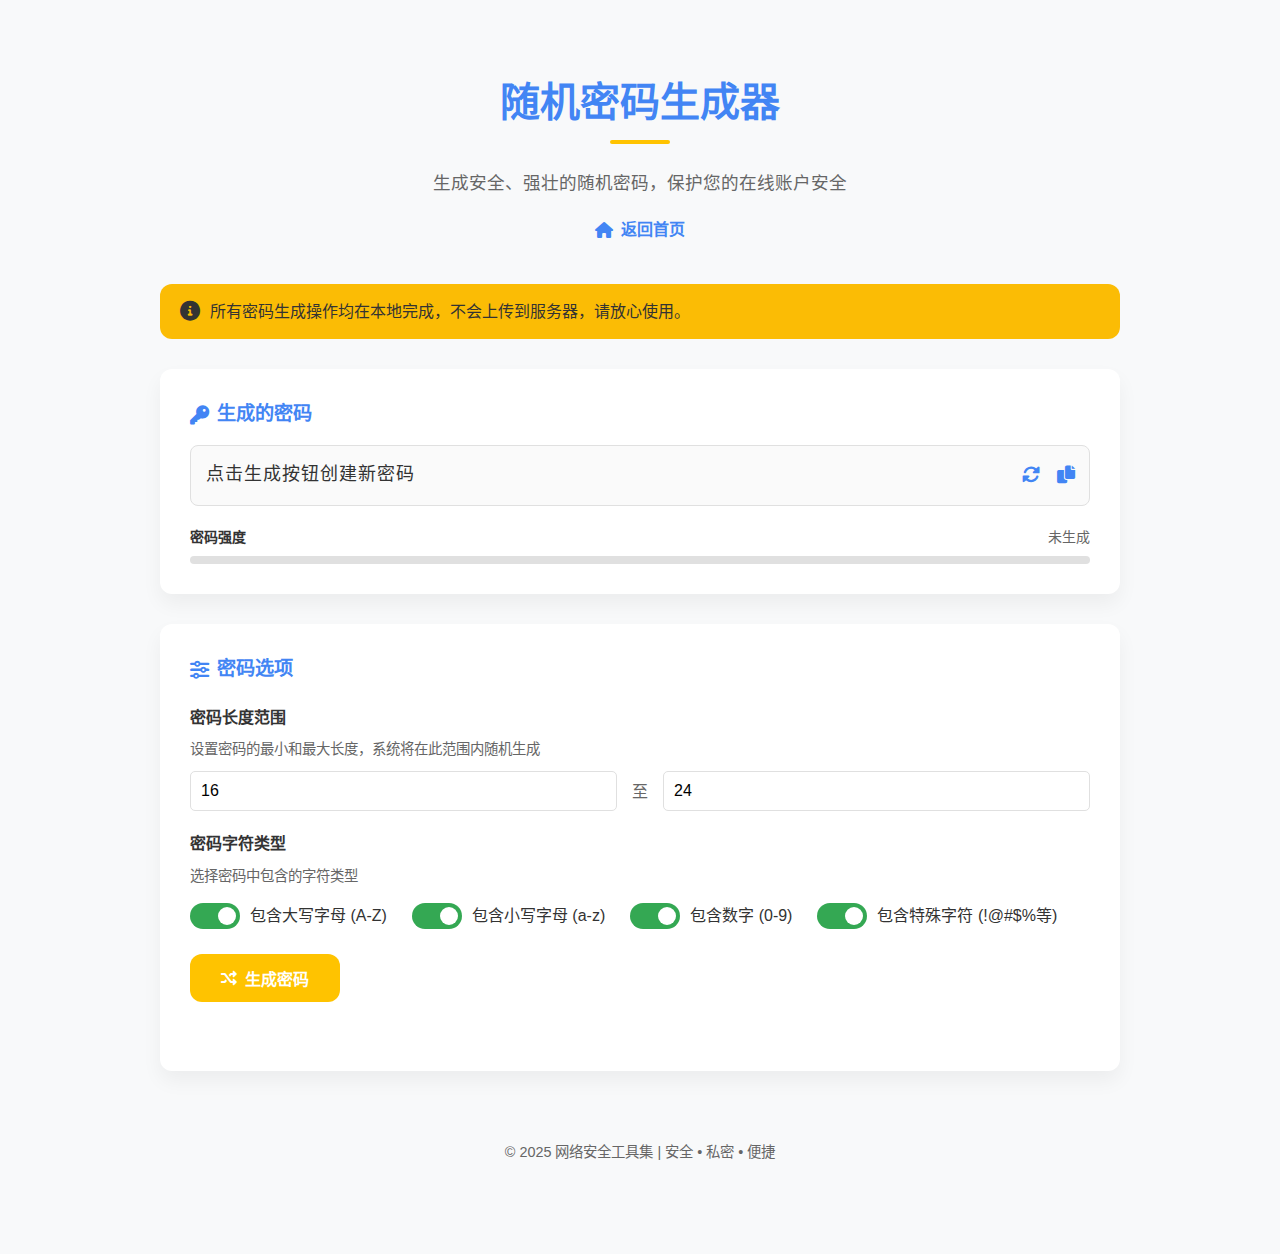
<file: password-generator.html>
<!DOCTYPE html>
<html lang="zh-CN">
<head>
  <meta charset="UTF-8">
  <meta name="viewport" content="width=device-width, initial-scale=1.0">
  <title>随机密码生成器 - 网络安全工具集</title>
  <link rel="stylesheet" href="https://cdnjs.cloudflare.com/ajax/libs/font-awesome/6.0.0/css/all.min.css">
  <style>
    :root {
      --primary-color: #4285F4; /* Google蓝 */
      --primary-dark: #3367d6; /* 深蓝色，用于悬停状态 */
      --secondary-color: #34A853; /* Google绿 */
      --accent-color: #EA4335; /* Google红 */
      --warning-color: #FBBC05; /* Google黄 */
      --card-yellow: #ffc300; /* 密码生成器黄 */
      --background-color: #f8f9fa;
      --card-bg: #ffffff;
      --text-color: #333333;
      --text-light: #666666;
      --border-color: #e0e0e0;
      --border-radius: 12px;
      --shadow: 0 10px 20px rgba(0, 0, 0, 0.05);
      --transition: all 0.3s ease;
    }

    * {
      margin: 0;
      padding: 0;
      box-sizing: border-box;
      font-family: 'Segoe UI', 'PingFang SC', 'Microsoft YaHei', sans-serif;
    }

    body {
      background: var(--background-color);
      color: var(--text-color);
      line-height: 1.6;
      min-height: 100vh;
    }

    .container {
      max-width: 1000px;
      margin: 50px auto;
      padding: 20px;
      width: 100%;
    }

    header {
      text-align: center;
      margin-bottom: 40px;
    }

    h1 {
      font-size: 2.5rem;
      font-weight: 700;
      color: var(--primary-color);
      margin-bottom: 15px;
      position: relative;
      display: inline-block;
    }

    h1::after {
      content: '';
      position: absolute;
      bottom: -10px;
      left: 50%;
      transform: translateX(-50%);
      width: 60px;
      height: 4px;
      background: var(--card-yellow);
      border-radius: 2px;
    }

    .subtitle {
      color: var(--text-light);
      margin-top: 20px;
      font-size: 1.1rem;
    }

    .alert {
      background-color: var(--warning-color);
      color: #333;
      padding: 15px 20px;
      border-radius: var(--border-radius);
      margin-bottom: 30px;
      display: flex;
      align-items: center;
      gap: 10px;
    }

    .alert-icon {
      font-size: 20px;
    }

    .password-container {
      background: var(--card-bg);
      border-radius: var(--border-radius);
      box-shadow: var(--shadow);
      padding: 30px;
      margin-bottom: 30px;
    }

    .password-display {
      position: relative;
      margin-bottom: 20px;
    }

    .password-title {
      font-size: 1.2rem;
      font-weight: 600;
      margin-bottom: 15px;
      color: var(--primary-color);
      display: flex;
      align-items: center;
      gap: 8px;
    }

    .password-output {
      width: 100%;
      padding: 15px;
      background-color: #fafafa;
      border: 1px solid var(--border-color);
      border-radius: 8px;
      font-family: monospace;
      font-size: 18px;
      letter-spacing: 1px;
      white-space: nowrap;
      overflow-x: auto;
      user-select: all;
      min-height: 60px;
      display: flex;
      align-items: center;
    }

    .options-container {
      background: var(--card-bg);
      border-radius: var(--border-radius);
      box-shadow: var(--shadow);
      padding: 30px;
    }

    .options-title {
      font-size: 1.2rem;
      font-weight: 600;
      margin-bottom: 20px;
      color: var(--primary-color);
      display: flex;
      align-items: center;
      gap: 8px;
    }

    .option-group {
      margin-bottom: 20px;
    }

    .option-label {
      display: block;
      margin-bottom: 8px;
      font-weight: 600;
      color: var(--text-color);
    }

    .option-description {
      font-size: 0.9rem;
      color: var(--text-light);
      margin-bottom: 10px;
    }

    .range-inputs {
      display: flex;
      gap: 15px;
      align-items: center;
      margin-bottom: 5px;
    }

    .range-input {
      flex: 1;
      width: 100%;
      padding: 10px;
      border: 1px solid var(--border-color);
      border-radius: 5px;
      font-size: 16px;
    }

    .range-input:focus {
      outline: none;
      border-color: var(--primary-color);
      box-shadow: 0 0 0 2px rgba(66, 133, 244, 0.1);
    }

    .range-separator {
      font-size: 16px;
      color: var(--text-light);
    }

    .toggle-container {
      display: flex;
      flex-wrap: wrap;
      gap: 25px;
      margin-top: 15px;
    }

    .toggle-option {
      display: flex;
      align-items: center;
      gap: 10px;
    }

    .toggle-switch {
      position: relative;
      display: inline-block;
      width: 50px;
      height: 26px;
    }

    .toggle-switch input {
      opacity: 0;
      width: 0;
      height: 0;
    }

    .toggle-slider {
      position: absolute;
      cursor: pointer;
      top: 0;
      left: 0;
      right: 0;
      bottom: 0;
      background-color: #ccc;
      transition: .4s;
      border-radius: 26px;
    }

    .toggle-slider:before {
      position: absolute;
      content: "";
      height: 18px;
      width: 18px;
      left: 4px;
      bottom: 4px;
      background-color: white;
      transition: .4s;
      border-radius: 50%;
    }

    input:checked + .toggle-slider {
      background-color: var(--secondary-color);
    }

    input:checked + .toggle-slider:before {
      transform: translateX(24px);
    }

    .toggle-label {
      font-size: 16px;
      cursor: pointer;
    }

    .button-group {
      display: flex;
      gap: 15px;
      margin-top: 25px;
      flex-wrap: wrap;
    }

    .btn {
      padding: 12px 24px;
      background: var(--primary-color);
      color: white;
      border: none;
      border-radius: var(--border-radius);
      cursor: pointer;
      font-size: 16px;
      font-weight: 600;
      transition: var(--transition);
      display: inline-flex;
      align-items: center;
      justify-content: center;
      gap: 8px;
      min-width: 150px;
    }

    .btn:hover {
      background: var(--primary-dark);
      transform: translateY(-2px);
    }

    .btn-secondary {
      background-color: var(--secondary-color);
    }

    .btn-secondary:hover {
      background-color: #2e9348;
    }

    .btn-generator {
      background-color: var(--card-yellow);
    }

    .btn-generator:hover {
      background-color: #e6b000;
    }

    .status-msg {
      margin-top: 15px;
      font-size: 16px;
      color: var(--secondary-color);
      min-height: 24px;
      opacity: 0;
      transition: opacity 0.3s ease;
    }

    .status-msg.show {
      opacity: 1;
    }

    .strength-meter {
      margin-top: 15px;
    }

    .strength-title {
      display: flex;
      justify-content: space-between;
      margin-bottom: 8px;
      font-size: 14px;
    }

    .strength-label {
      font-weight: 600;
    }

    .strength-text {
      color: var(--text-light);
    }

    .strength-bar {
      height: 8px;
      background-color: #e0e0e0;
      border-radius: 4px;
      overflow: hidden;
    }

    .strength-bar-fill {
      height: 100%;
      width: 0;
      border-radius: 4px;
      transition: width 0.3s ease, background-color 0.3s ease;
    }

    .copy-btn {
      position: absolute;
      right: 10px;
      top: 50%;
      transform: translateY(-50%);
      background: none;
      border: none;
      color: var(--primary-color);
      font-size: 18px;
      cursor: pointer;
      padding: 5px;
      transition: var(--transition);
    }

    .copy-btn:hover {
      color: var(--secondary-color);
    }

    .refresh-btn {
      position: absolute;
      right: 45px;
      top: 50%;
      transform: translateY(-50%);
      background: none;
      border: none;
      color: var(--primary-color);
      font-size: 18px;
      cursor: pointer;
      padding: 5px;
      transition: var(--transition);
    }

    .refresh-btn:hover {
      color: var(--secondary-color);
    }

    .home-link {
      display: inline-flex;
      align-items: center;
      gap: 8px;
      color: var(--primary-color);
      text-decoration: none;
      font-weight: 600;
      margin-top: 20px;
      transition: var(--transition);
    }

    .home-link:hover {
      color: var(--accent-color);
    }

    footer {
      text-align: center;
      margin-top: 50px;
      padding: 20px;
      color: var(--text-light);
      font-size: 0.9rem;
    }

    /* 适配移动设备 */
    @media (max-width: 768px) {
      .container {
        padding: 15px;
        margin: 20px auto;
      }

      h1 {
        font-size: 2rem;
      }

      .toggle-container {
        flex-direction: column;
        gap: 15px;
      }

      .btn {
        width: 100%;
      }

      .range-inputs {
        flex-direction: column;
        gap: 10px;
      }

      .range-separator {
        display: none;
      }
    }

    /* 暗色模式 */
    @media (prefers-color-scheme: dark) {
      :root {
        --background-color: #121212;
        --card-bg: #1e1e1e;
        --text-color: #e0e0e0;
        --text-light: #a0a0a0;
        --border-color: #333333;
      }
      
      .password-output {
        background-color: #252525;
        color: #e0e0e0;
      }
    }
  </style>
</head>
<body>
  <div class="container">
    <header>
      <h1>随机密码生成器</h1>
      <p class="subtitle">生成安全、强壮的随机密码，保护您的在线账户安全</p>
      
      <a href="/" class="home-link">
        <i class="fas fa-home"></i> 返回首页
      </a>
    </header>

    <div class="alert">
      <i class="fas fa-info-circle alert-icon"></i>
      <div>
        所有密码生成操作均在本地完成，不会上传到服务器，请放心使用。
      </div>
    </div>

    <div class="password-container">
      <div class="password-title">
        <i class="fas fa-key"></i> 生成的密码
      </div>
      <div class="password-display">
        <div id="passwordOutput" class="password-output">点击生成按钮创建新密码</div>
        <button id="refreshBtn" class="refresh-btn" title="刷新密码">
          <i class="fas fa-sync-alt"></i>
        </button>
        <button id="copyBtn" class="copy-btn" title="复制密码">
          <i class="fas fa-copy"></i>
        </button>
      </div>
      
      <div class="strength-meter">
        <div class="strength-title">
          <span class="strength-label">密码强度</span>
          <span id="strengthText" class="strength-text">未生成</span>
        </div>
        <div class="strength-bar">
          <div id="strengthBarFill" class="strength-bar-fill"></div>
        </div>
      </div>
    </div>

    <div class="options-container">
      <div class="options-title">
        <i class="fas fa-sliders-h"></i> 密码选项
      </div>
      
      <div class="option-group">
        <label class="option-label">密码长度范围</label>
        <p class="option-description">设置密码的最小和最大长度，系统将在此范围内随机生成</p>
        <div class="range-inputs">
          <input type="number" id="minLength" class="range-input" value="16" min="8" max="32">
          <span class="range-separator">至</span>
          <input type="number" id="maxLength" class="range-input" value="24" min="8" max="64">
        </div>
      </div>
      
      <div class="option-group">
        <label class="option-label">密码字符类型</label>
        <p class="option-description">选择密码中包含的字符类型</p>
        <div class="toggle-container">
          <div class="toggle-option">
            <label class="toggle-switch">
              <input type="checkbox" id="includeUppercase" checked>
              <span class="toggle-slider"></span>
            </label>
            <span class="toggle-label">包含大写字母 (A-Z)</span>
          </div>
          <div class="toggle-option">
            <label class="toggle-switch">
              <input type="checkbox" id="includeLowercase" checked>
              <span class="toggle-slider"></span>
            </label>
            <span class="toggle-label">包含小写字母 (a-z)</span>
          </div>
          <div class="toggle-option">
            <label class="toggle-switch">
              <input type="checkbox" id="includeNumbers" checked>
              <span class="toggle-slider"></span>
            </label>
            <span class="toggle-label">包含数字 (0-9)</span>
          </div>
          <div class="toggle-option">
            <label class="toggle-switch">
              <input type="checkbox" id="includeSymbols" checked>
              <span class="toggle-slider"></span>
            </label>
            <span class="toggle-label">包含特殊字符 (!@#$%等)</span>
          </div>
        </div>
      </div>
      
      <div class="button-group">
        <button id="generateBtn" class="btn btn-generator">
          <i class="fas fa-random"></i> 生成密码
        </button>
      </div>
      
      <div id="statusMsg" class="status-msg"></div>
    </div>

    <footer>
      <p>&copy; 2025 网络安全工具集 | 安全 • 私密 • 便捷</p>
    </footer>
  </div>

  <script>
    document.addEventListener('DOMContentLoaded', function() {
      // 获取DOM元素
      const passwordOutput = document.getElementById('passwordOutput');
      const minLengthInput = document.getElementById('minLength');
      const maxLengthInput = document.getElementById('maxLength');
      const includeUppercase = document.getElementById('includeUppercase');
      const includeLowercase = document.getElementById('includeLowercase');
      const includeNumbers = document.getElementById('includeNumbers');
      const includeSymbols = document.getElementById('includeSymbols');
      const generateBtn = document.getElementById('generateBtn');
      const refreshBtn = document.getElementById('refreshBtn');
      const copyBtn = document.getElementById('copyBtn');
      const statusMsg = document.getElementById('statusMsg');
      const strengthText = document.getElementById('strengthText');
      const strengthBarFill = document.getElementById('strengthBarFill');
      
      // 字符集定义
      const uppercaseChars = 'ABCDEFGHIJKLMNOPQRSTUVWXYZ';
      const lowercaseChars = 'abcdefghijklmnopqrstuvwxyz';
      const numberChars = '0123456789';
      const symbolChars = '!@#$%^&*()_+~`|}{[]:;?><,./-=';
      
      // 生成随机密码函数
      function generatePassword() {
        // 验证输入值
        let minLength = parseInt(minLengthInput.value);
        let maxLength = parseInt(maxLengthInput.value);
        
        // 长度验证和调整
        if (isNaN(minLength) || minLength < 8) minLength = 8;
        if (isNaN(maxLength) || maxLength > 64) maxLength = 64;
        if (minLength > maxLength) {
          // 如果最小值大于最大值，交换它们
          [minLength, maxLength] = [maxLength, minLength];
          minLengthInput.value = minLength;
          maxLengthInput.value = maxLength;
        }
        
        // 确保至少选择了一种字符类型
        if (!includeUppercase.checked && !includeLowercase.checked && 
            !includeNumbers.checked && !includeSymbols.checked) {
          // 默认启用小写字母
          includeLowercase.checked = true;
          showStatus('至少需要选择一种字符类型，已默认启用小写字母', 'warning');
        }
        
        // 构建可用字符集
        let charset = '';
        if (includeUppercase.checked) charset += uppercaseChars;
        if (includeLowercase.checked) charset += lowercaseChars;
        if (includeNumbers.checked) charset += numberChars;
        if (includeSymbols.checked) charset += symbolChars;
        
        // 确定随机密码长度（在最小值和最大值之间）
        const length = Math.floor(Math.random() * (maxLength - minLength + 1)) + minLength;
        
        // 生成密码
        let password = '';
        
        // 确保密码包含所有选定的字符类型
        const charTypeFunctions = [];
        if (includeUppercase.checked) {
          charTypeFunctions.push(() => getRandomChar(uppercaseChars));
        }
        if (includeLowercase.checked) {
          charTypeFunctions.push(() => getRandomChar(lowercaseChars));
        }
        if (includeNumbers.checked) {
          charTypeFunctions.push(() => getRandomChar(numberChars));
        }
        if (includeSymbols.checked) {
          charTypeFunctions.push(() => getRandomChar(symbolChars));
        }
        
        // 优先添加每种必要的字符类型
        for (const charTypeFunc of charTypeFunctions) {
          password += charTypeFunc();
        }
        
        // 填充剩余长度
        for (let i = charTypeFunctions.length; i < length; i++) {
          password += getRandomChar(charset);
        }
        
        // 打乱密码字符顺序
        password = shuffleString(password);
        
        // 显示生成的密码
        passwordOutput.textContent = password;
        
        // 更新密码强度指示器
        updateStrengthMeter(password);
        
        showStatus('已生成新密码！', 'success');
      }
      
      // 获取随机字符
      function getRandomChar(charset) {
        return charset.charAt(Math.floor(Math.random() * charset.length));
      }
      
      // 打乱字符串顺序
      function shuffleString(str) {
        const array = str.split('');
        for (let i = array.length - 1; i > 0; i--) {
          const j = Math.floor(Math.random() * (i + 1));
          [array[i], array[j]] = [array[j], array[i]];
        }
        return array.join('');
      }
      
      // 更新密码强度指示器
      function updateStrengthMeter(password) {
        let score = 0;
        
        // 密码长度评分（8-64分）
        score += Math.min(64, password.length);
        
        // 字符多样性评分
        if (/[A-Z]/.test(password)) score += 10; // 包含大写字母
        if (/[a-z]/.test(password)) score += 10; // 包含小写字母
        if (/[0-9]/.test(password)) score += 10; // 包含数字
        if (/[^A-Za-z0-9]/.test(password)) score += 15; // 包含特殊字符
        
        // 额外的复杂度检查
        const uniqueChars = new Set(password).size;
        score += Math.min(20, uniqueChars); // 最多20分的唯一字符奖励
        
        // 标准化分数（0-100）
        const normalizedScore = Math.min(100, Math.max(0, score));
        
        // 设置强度条的宽度和颜色
        strengthBarFill.style.width = `${normalizedScore}%`;
        
        // 设置颜色和文本
        if (normalizedScore < 40) {
          strengthBarFill.style.backgroundColor = '#EA4335'; // 红色（弱）
          strengthText.textContent = '弱';
        } else if (normalizedScore < 70) {
          strengthBarFill.style.backgroundColor = '#FBBC05'; // 黄色（中）
          strengthText.textContent = '中';
        } else if (normalizedScore < 85) {
          strengthBarFill.style.backgroundColor = '#34A853'; // 绿色（强）
          strengthText.textContent = '强';
        } else {
          strengthBarFill.style.backgroundColor = '#4285F4'; // 蓝色（非常强）
          strengthText.textContent = '非常强';
        }
      }
      
      // 复制密码到剪贴板
      function copyToClipboard() {
        const password = passwordOutput.textContent;
        
        if (password === '点击生成按钮创建新密码') {
          showStatus('请先生成密码', 'warning');
          return;
        }
        
        try {
          navigator.clipboard.writeText(password).then(() => {
            showStatus('密码已复制到剪贴板！', 'success');
          });
        } catch (error) {
          console.error('复制失败:', error);
          showStatus('复制失败，请手动选择并复制', 'error');
        }
      }
      
      // 显示状态消息
      function showStatus(message, type) {
        statusMsg.textContent = message;
        statusMsg.classList.add('show');
        
        // 根据消息类型设置颜色
        switch (type) {
          case 'success':
            statusMsg.style.color = 'var(--secondary-color)';
            break;
          case 'error':
            statusMsg.style.color = 'var(--accent-color)';
            break;
          case 'warning':
            statusMsg.style.color = 'var(--warning-color)';
            break;
          default:
            statusMsg.style.color = 'var(--primary-color)';
        }
        
        // 3秒后隐藏消息
        setTimeout(() => {
          statusMsg.classList.remove('show');
        }, 3000);
      }
      
      // 为输入字段添加验证
      function validateNumberInput(input, min, max) {
        input.addEventListener('blur', function() {
          let value = parseInt(this.value);
          if (isNaN(value) || value < min) {
            this.value = min;
          } else if (value > max) {
            this.value = max;
          }
        });
      }
      
      // 设置验证
      validateNumberInput(minLengthInput, 8, 32);
      validateNumberInput(maxLengthInput, 8, 64);
      
      // 按钮事件监听
      generateBtn.addEventListener('click', generatePassword);
      refreshBtn.addEventListener('click', generatePassword);
      copyBtn.addEventListener('click', copyToClipboard);
      
      // 确保最小值不大于最大值
      minLengthInput.addEventListener('change', function() {
        const min = parseInt(minLengthInput.value);
        const max = parseInt(maxLengthInput.value);
        if (min > max) {
          maxLengthInput.value = min;
        }
      });
      
      maxLengthInput.addEventListener('change', function() {
        const min = parseInt(minLengthInput.value);
        const max = parseInt(maxLengthInput.value);
        if (max < min) {
          minLengthInput.value = max;
        }
      });
    });
  </script>
</body>
</html>
</file>
<file: us-mock/styles.css>
/* 基础样式重置 */
* {
    margin: 0;
    padding: 0;
    box-sizing: border-box;
}

body {
    font-family: -apple-system, BlinkMacSystemFont, 'Segoe UI', Roboto, Oxygen, Ubuntu, Cantarell, sans-serif;
    line-height: 1.6;
    color: #333;
    background: #f5f7fa;
    min-height: 100vh;
}

/* 主容器 */
.app-container {
    min-height: 100vh;
    padding: 20px;
    display: flex;
    flex-direction: column;
    gap: 20px;
}

/* 顶部工具栏 */
.toolbar {
    background: rgba(255, 255, 255, 0.9);
    backdrop-filter: blur(10px);
    border: 1px solid rgba(255, 255, 255, 0.3);
    border-radius: 12px;
    padding: 20px;
    display: flex;
    justify-content: space-between;
    align-items: center;
    box-shadow: 0 4px 20px rgba(0, 0, 0, 0.08);
}

.toolbar h1 {
    font-size: 1.8rem;
    font-weight: 600;
    color: #2c3e50;
    display: flex;
    align-items: center;
    gap: 10px;
}

.toolbar h1 i {
    color: #3498db;
}

.toolbar-buttons {
    display: flex;
    gap: 10px;
    flex-wrap: wrap;
}

/* Tab 容器 */
.tab-container {
    background: rgba(255, 255, 255, 0.9);
    backdrop-filter: blur(10px);
    border: 1px solid rgba(255, 255, 255, 0.3);
    border-radius: 12px;
    padding: 20px;
    box-shadow: 0 4px 20px rgba(0, 0, 0, 0.08);
}

.tab-nav {
    display: flex;
    gap: 5px;
    align-items: center;
}

.tab-btn {
    background: rgba(52, 152, 219, 0.1);
    border: 1px solid rgba(52, 152, 219, 0.3);
    border-radius: 8px;
    padding: 10px 16px;
    font-size: 14px;
    font-weight: 500;
    cursor: pointer;
    transition: all 0.3s ease;
    color: #3498db;
}

.tab-btn:hover {
    background: rgba(52, 152, 219, 0.2);
}

.tab-btn.active {
    background: #3498db;
    color: white;
    border-color: #3498db;
}

.tab-btn.add-tab {
    background: rgba(46, 204, 113, 0.1);
    border-color: rgba(46, 204, 113, 0.3);
    color: #2ecc71;
}

.tab-btn.add-tab:hover {
    background: rgba(46, 204, 113, 0.2);
}

/* Tab 内容 */
.tab-content {
    flex: 1;
}

.tab-panel {
    display: none;
}

.tab-panel.active {
    display: block;
}

/* 主内容区域 */
.main-content {
    display: flex;
    gap: 20px;
    transition: all 0.3s ease;
}

.main-content.horizontal {
    flex-direction: row;
}

.main-content.vertical {
    flex-direction: column;
}

/* 面板样式 */
.panel {
    flex: 1;
    background: rgba(255, 255, 255, 0.9);
    backdrop-filter: blur(10px);
    border: 1px solid rgba(255, 255, 255, 0.3);
    border-radius: 12px;
    box-shadow: 0 8px 32px rgba(0, 0, 0, 0.08);
    display: flex;
    flex-direction: column;
    min-height: 500px;
}

.panel-header {
    background: rgba(52, 152, 219, 0.9);
    backdrop-filter: blur(10px);
    color: white;
    padding: 20px;
    border-radius: 12px 12px 0 0;
    display: flex;
    align-items: center;
    gap: 10px;
}

.user-panel .panel-header {
    background: rgba(155, 89, 182, 0.9);
}

.panel-header h2 {
    font-size: 1.4rem;
    font-weight: 600;
}

.panel-content {
    flex: 1;
    padding: 20px;
}

/* Tab内操作按钮 */
.tab-actions {
    background: rgba(255, 255, 255, 0.9);
    backdrop-filter: blur(10px);
    border: 1px solid rgba(255, 255, 255, 0.3);
    border-radius: 12px;
    padding: 15px;
    margin-bottom: 20px;
    display: flex;
    gap: 10px;
    flex-wrap: wrap;
    justify-content: center;
    box-shadow: 0 4px 20px rgba(0, 0, 0, 0.08);
}

/* 折叠面板 */
.collapsible-section {
    border-bottom: 1px solid rgba(0, 0, 0, 0.05);
}

.collapsible-header {
    width: 100%;
    background: rgba(248, 249, 250, 0.8);
    border: none;
    padding: 15px 20px;
    display: flex;
    justify-content: space-between;
    align-items: center;
    cursor: pointer;
    font-weight: 500;
    color: #495057;
    transition: all 0.3s ease;
}

.collapsible-header:hover {
    background: rgba(233, 236, 239, 0.8);
}

.collapsible-header span {
    display: flex;
    align-items: center;
    gap: 8px;
}

.collapsible-header i:last-child {
    transition: transform 0.3s ease;
}

.collapsible-header.active i:last-child {
    transform: rotate(180deg);
}

.collapsible-content {
    padding: 0 20px;
    max-height: 0;
    overflow: hidden;
    transition: all 0.3s ease;
    background: rgba(255, 255, 255, 0.5);
}

.collapsible-content.active {
    max-height: 300px;
    padding: 20px;
}

.collapsible-content .form-group {
    margin-bottom: 15px;
}

.collapsible-content .btn-generate {
    width: 100%;
    margin-top: 10px;
}

/* 表单元素 */
.form-group {
    margin-bottom: 15px;
}

.form-group label {
    display: block;
    margin-bottom: 5px;
    font-weight: 500;
    color: #2c3e50;
}

.form-select {
    width: 100%;
    padding: 10px;
    border: 1px solid rgba(0, 0, 0, 0.1);
    border-radius: 8px;
    font-size: 14px;
    transition: all 0.3s ease;
    background: rgba(255, 255, 255, 0.8);
    backdrop-filter: blur(10px);
}

.form-select:focus {
    outline: none;
    border-color: #3498db;
    box-shadow: 0 0 0 3px rgba(52, 152, 219, 0.1);
}

.form-select:disabled {
    background: rgba(248, 249, 250, 0.8);
    cursor: not-allowed;
}

/* 按钮样式 */
.btn {
    padding: 10px 16px;
    border: none;
    border-radius: 8px;
    font-size: 14px;
    font-weight: 500;
    cursor: pointer;
    transition: all 0.3s ease;
    display: inline-flex;
    align-items: center;
    gap: 8px;
    text-decoration: none;
    white-space: nowrap;
    backdrop-filter: blur(10px);
}

.btn:hover {
    transform: translateY(-1px);
    box-shadow: 0 4px 12px rgba(0, 0, 0, 0.15);
}

.btn:active {
    transform: translateY(0);
}

.btn-primary {
    background: #3498db;
    color: white;
}

.btn-secondary {
    background: #6c757d;
    color: white;
}

.btn-success {
    background: #2ecc71;
    color: white;
}

.btn-danger {
    background: #e74c3c;
    color: white;
}

.btn-outline {
    background: transparent;
    border: 1px solid #3498db;
    color: #3498db;
}

.btn-outline:hover {
    background: #3498db;
    color: white;
}

.btn-generate {
    width: 100%;
    padding: 12px;
    font-size: 16px;
    margin-top: 10px;
}

.btn-json {
    width: 100%;
    margin-top: 15px;
}

/* 信息卡片 */
.info-card {
    background: rgba(248, 249, 250, 0.8);
    backdrop-filter: blur(10px);
    border: 1px solid rgba(0, 0, 0, 0.05);
    border-radius: 12px;
    overflow: hidden;
    box-shadow: 0 2px 8px rgba(0, 0, 0, 0.05);
}

.card-header {
    background: rgba(233, 236, 239, 0.8);
    padding: 15px 20px;
    border-bottom: 1px solid rgba(0, 0, 0, 0.05);
}

.card-header h3 {
    font-size: 1.1rem;
    color: #495057;
    font-weight: 600;
}

.card-body {
    padding: 20px;
}

.info-item {
    display: flex;
    align-items: center;
    justify-content: space-between;
    padding: 12px 0;
    border-bottom: 1px solid rgba(0, 0, 0, 0.05);
}

.info-item:last-of-type {
    border-bottom: none;
}

.info-item label {
    font-weight: 600;
    color: #6c757d;
    min-width: 80px;
    margin: 0;
}

.value-container {
    display: flex;
    align-items: center;
    gap: 10px;
    flex: 1;
    justify-content: flex-end;
}

.value {
    background: rgba(255, 255, 255, 0.8);
    backdrop-filter: blur(10px);
    padding: 6px 12px;
    border-radius: 6px;
    border: 1px solid rgba(0, 0, 0, 0.1);
    min-width: 120px;
    text-align: center;
    font-family: 'Courier New', monospace;
}

.copy-btn {
    background: #17a2b8;
    color: white;
    border: none;
    border-radius: 6px;
    padding: 8px;
    cursor: pointer;
    transition: all 0.3s ease;
    display: flex;
    align-items: center;
    justify-content: center;
    min-width: 36px;
    height: 36px;
}

.copy-btn:hover {
    background: #138496;
    transform: scale(1.1);
}

.copy-btn.copied {
    background: #28a745;
    animation: pulse 0.5s ease;
}

@keyframes pulse {
    0% { transform: scale(1); }
    50% { transform: scale(1.1); }
    100% { transform: scale(1); }
}

/* 提示消息 */
.toast {
    position: fixed;
    top: 20px;
    right: 20px;
    background: #2ecc71;
    color: white;
    padding: 12px 20px;
    border-radius: 8px;
    display: flex;
    align-items: center;
    gap: 10px;
    box-shadow: 0 4px 12px rgba(0, 0, 0, 0.15);
    transform: translateX(100%);
    transition: transform 0.3s ease;
    z-index: 1000;
    backdrop-filter: blur(10px);
}

.toast.show {
    transform: translateX(0);
}

.toast i {
    font-size: 1.2rem;
}

/* 响应式设计 */
@media (max-width: 1024px) {
    .toolbar {
        flex-direction: column;
        gap: 15px;
        text-align: center;
    }
    
    .toolbar-buttons {
        justify-content: center;
    }
}

@media (max-width: 768px) {
    .app-container {
        padding: 10px;
    }
    
    .main-content {
        flex-direction: column !important;
    }
    
    .toolbar-buttons {
        grid-template-columns: repeat(2, 1fr);
        display: grid;
        gap: 8px;
        width: 100%;
    }
    
    .toolbar h1 {
        font-size: 1.4rem;
    }
    
    .panel {
        min-height: 400px;
    }
    
    .info-item {
        flex-direction: column;
        align-items: flex-start;
        gap: 8px;
    }
    
    .value-container {
        width: 100%;
        justify-content: space-between;
    }
    
    .value {
        flex: 1;
        min-width: auto;
    }
    
    .tab-nav {
        flex-wrap: wrap;
    }
}

@media (max-width: 480px) {
    .panel-controls {
        padding: 15px;
    }
    
    .panel-content {
        padding: 15px;
    }
    
    .card-body {
        padding: 15px;
    }
    
    .btn {
        font-size: 12px;
        padding: 8px 12px;
    }
    
    .btn i {
        font-size: 0.9rem;
    }
}

/* 打印样式 */
@media print {
    .toolbar-buttons,
    .copy-btn,
    .btn-json,
    .btn-generate,
    .tab-nav {
        display: none !important;
    }
    
    .app-container {
        background: white;
    }
    
    .panel {
        background: white;
        box-shadow: none;
        border: 1px solid #ccc;
    }
}
</file>
